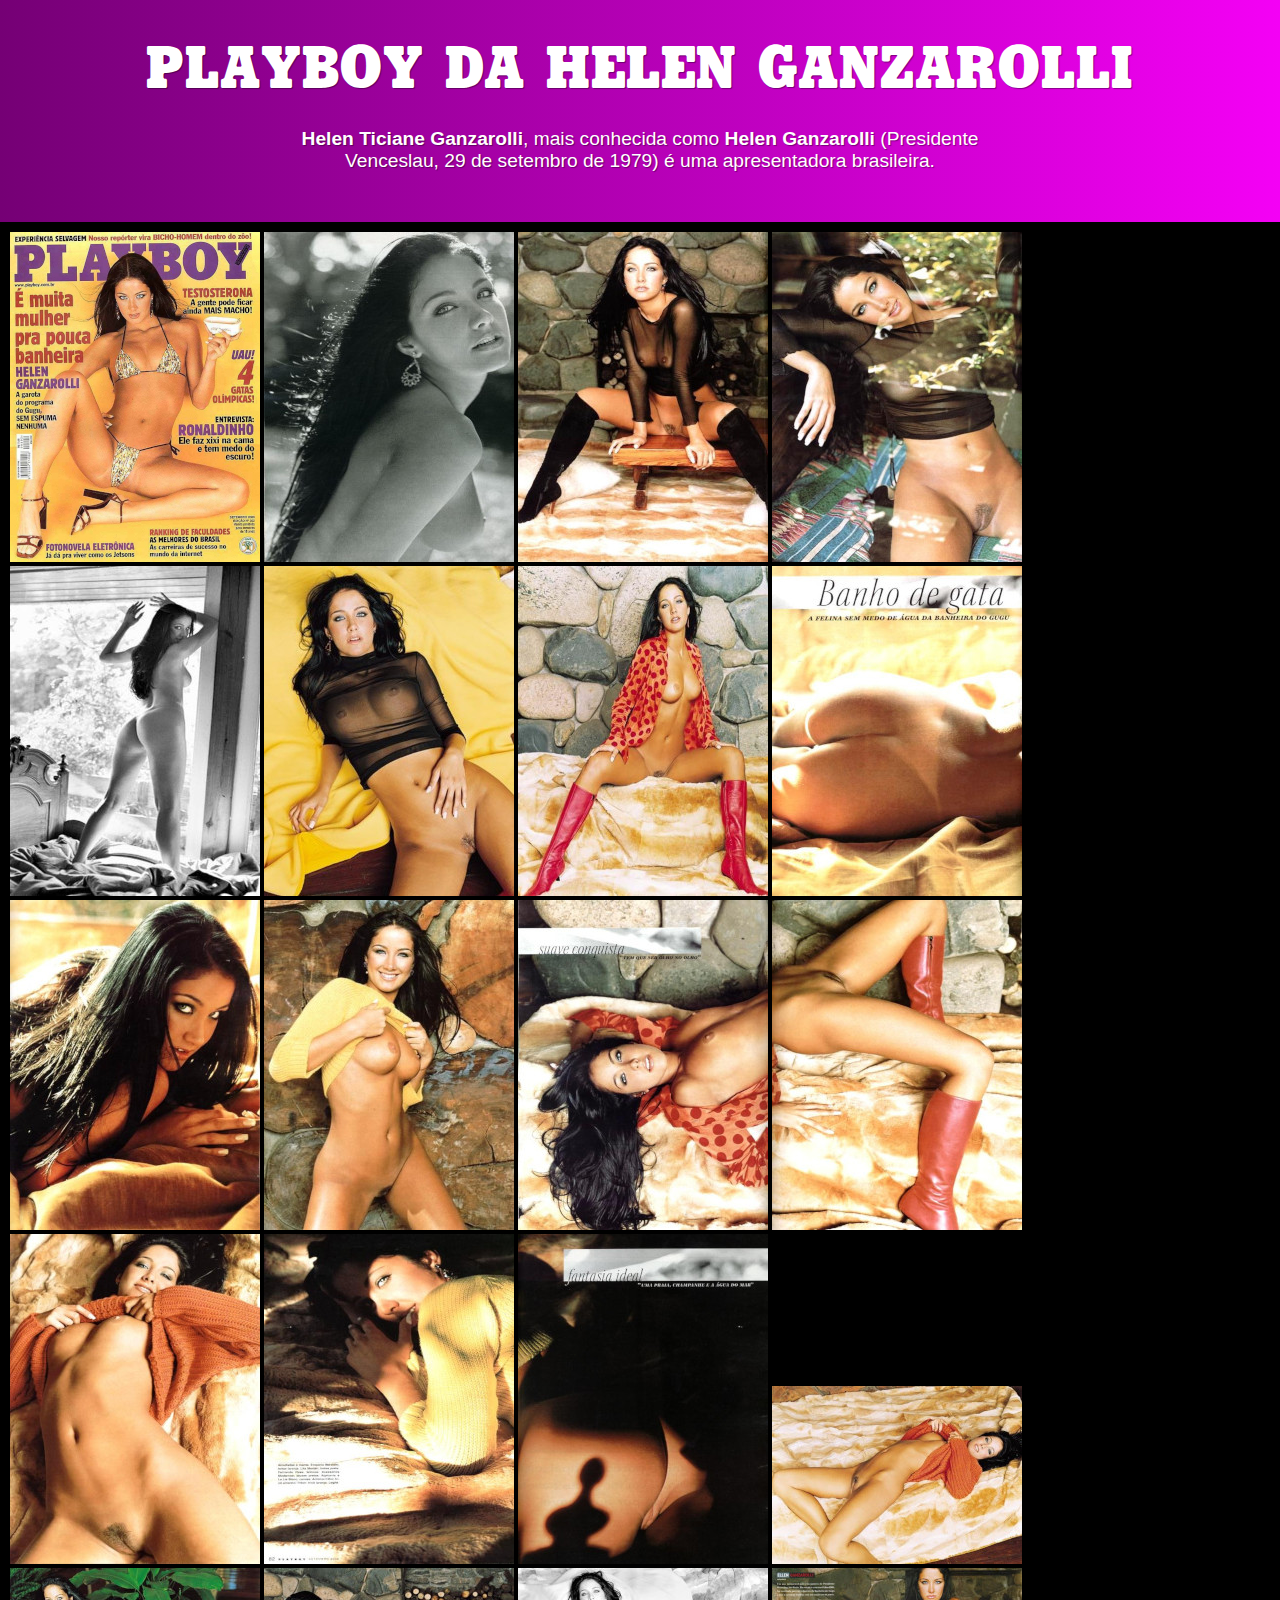
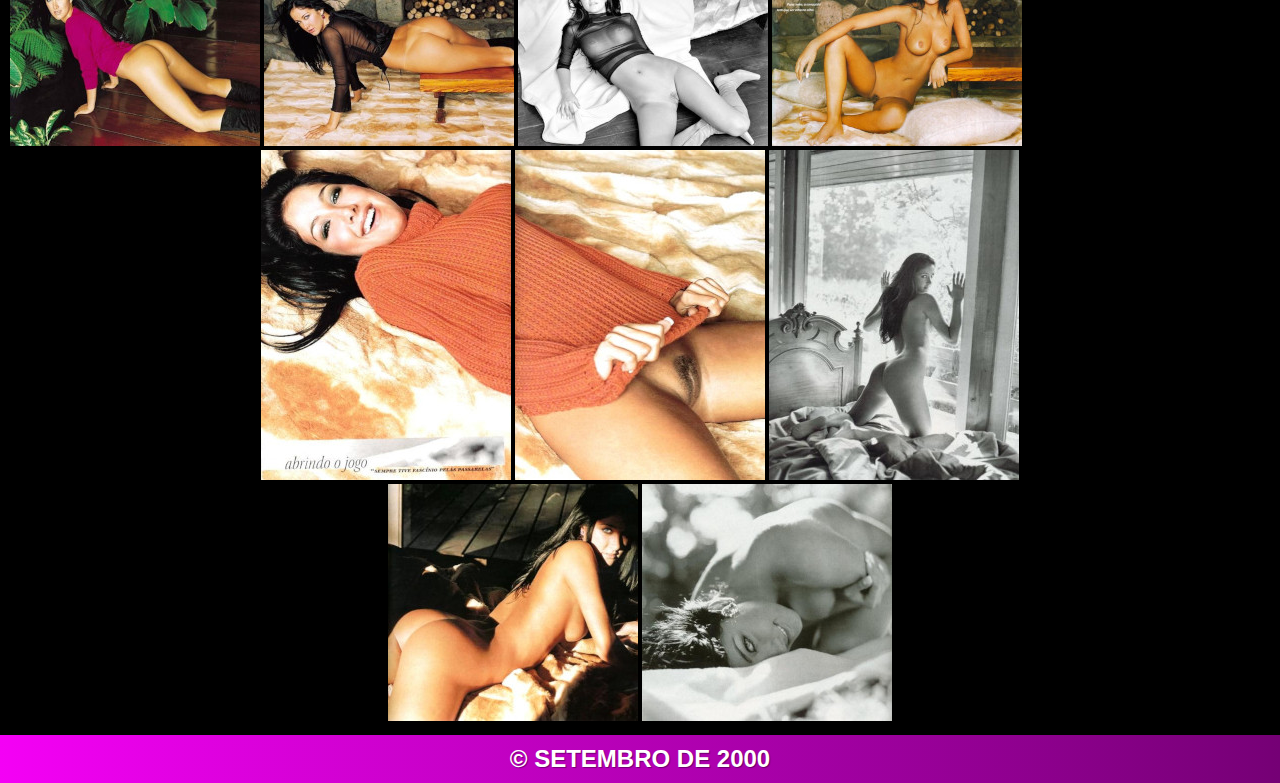
<file: index.html>
<!DOCTYPE html>
<html lang="pt-br">
<head>
    <meta charset="UTF-8">
    <meta http-equiv="X-UA-Compatible" content="IE=edge">
    <meta name="viewport" content="width=device-width, initial-scale=1.0">
    <link rel="shortcut icon" href="imagens/logo.ico" type="image/x-icon">
    <link rel="stylesheet" href="css/style.css">
    <title>Playboy da Helen Ganzarolli</title>
</head>
<body>
    <header>
        <h1>PLAYBOY DA HELEN GANZAROLLI</h1>
        <p><strong>Helen Ticiane Ganzarolli</strong>, mais conhecida como <strong>Helen Ganzarolli</strong> (Presidente Venceslau, 29 de setembro de 1979) é uma apresentadora brasileira.</p>
    </header>
    <main>
        <a href="foto 1.html" target="_blank"><img src="imagens/Foto 001.jpg" alt="Foto 1"></a>
        <a href="foto 2.html" target="_blank"><img src="imagens/Foto 002.jpg" alt="Foto 2"></a>
        <a href="foto 3.html" target="_blank"><img src="imagens/Foto 003.jpg" alt="Foto 3"></a>
        <a href="foto 4.html" target="_blank"><img src="imagens/Foto 004.jpg" alt="Foto 4"></a>
        <a href="foto 5.html" target="_blank"><img src="imagens/Foto 005.jpg" alt="Foto 5"></a>
        <a href="foto 6.html" target="_blank"><img src="imagens/Foto 006.jpg" alt="Foto 6"></a>
        <a href="foto 7.html" target="_blank"><img src="imagens/Foto 007.jpg" alt="Foto 7"></a>
        <a href="foto 8.html" target="_blank"><img src="imagens/Foto 008.jpg" alt="Foto 8"></a>
        <a href="foto 9.html" target="_blank"><img src="imagens/Foto 009.jpg" alt="Foto 9"></a>
        <a href="foto 10.html" target="_blank"><img src="imagens/Foto 010.jpg" alt="Foto 10"></a>
        <a href="foto 11.html" target="_blank"><img src="imagens/Foto 011.jpg" alt="Foto 11"></a>
        <a href="foto 12.html" target="_blank"><img src="imagens/Foto 012.jpg" alt="Foto 12"></a>
        <a href="foto 13.html" target="_blank"><img src="imagens/Foto 013.jpg" alt="Foto 13"></a>
        <a href="foto 14.html" target="_blank"><img src="imagens/Foto 014.jpg" alt="Foto 14"></a>
        <a href="foto 15.html" target="_blank"><img src="imagens/Foto 015.jpg" alt="Foto 15"></a>
        <a href="foto 16.html" target="_blank"><img src="imagens/Foto 016.jpg" alt="Foto 16"></a>
        <a href="foto 17.html" target="_blank"><img src="imagens/Foto 017.jpg" alt="Foto 17"></a>
        <a href="foto 18.html" target="_blank"><img src="imagens/Foto 018.jpg" alt="Foto 18"></a>
        <a href="foto 19.html" target="_blank"><img src="imagens/Foto 019.jpg" alt="Foto 19"></a>
        <a href="foto 20.html" target="_blank"><img src="imagens/Foto 020.jpg" alt="Foto 20"></a>
        <div class="separacao1">
            <a href="foto 21.html" target="_blank"><img src="imagens/Foto 021.jpg" alt="Foto 21"></a>
            <a href="foto 22.html" target="_blank"><img src="imagens/Foto 022.jpg" alt="Foto 22"></a>
            <a href="foto 23.html" target="_blank"><img src="imagens/Foto 023.jpg" alt="Foto 22"></a>
        </div>
        <div class="separacao2">
            <a href="foto 24.html" target="_blank"><img src="imagens/Foto 024.jpg" alt="Foto 22"></a>
            <a href="foto 25.html" target="_blank"><img src="imagens/Foto 025.jpg" alt="Foto 22"></a>
        </div>
    </main>
    <footer>
        <p>&#169; SETEMBRO DE 2000</p>
    </footer>
</body>
</html>
</file>
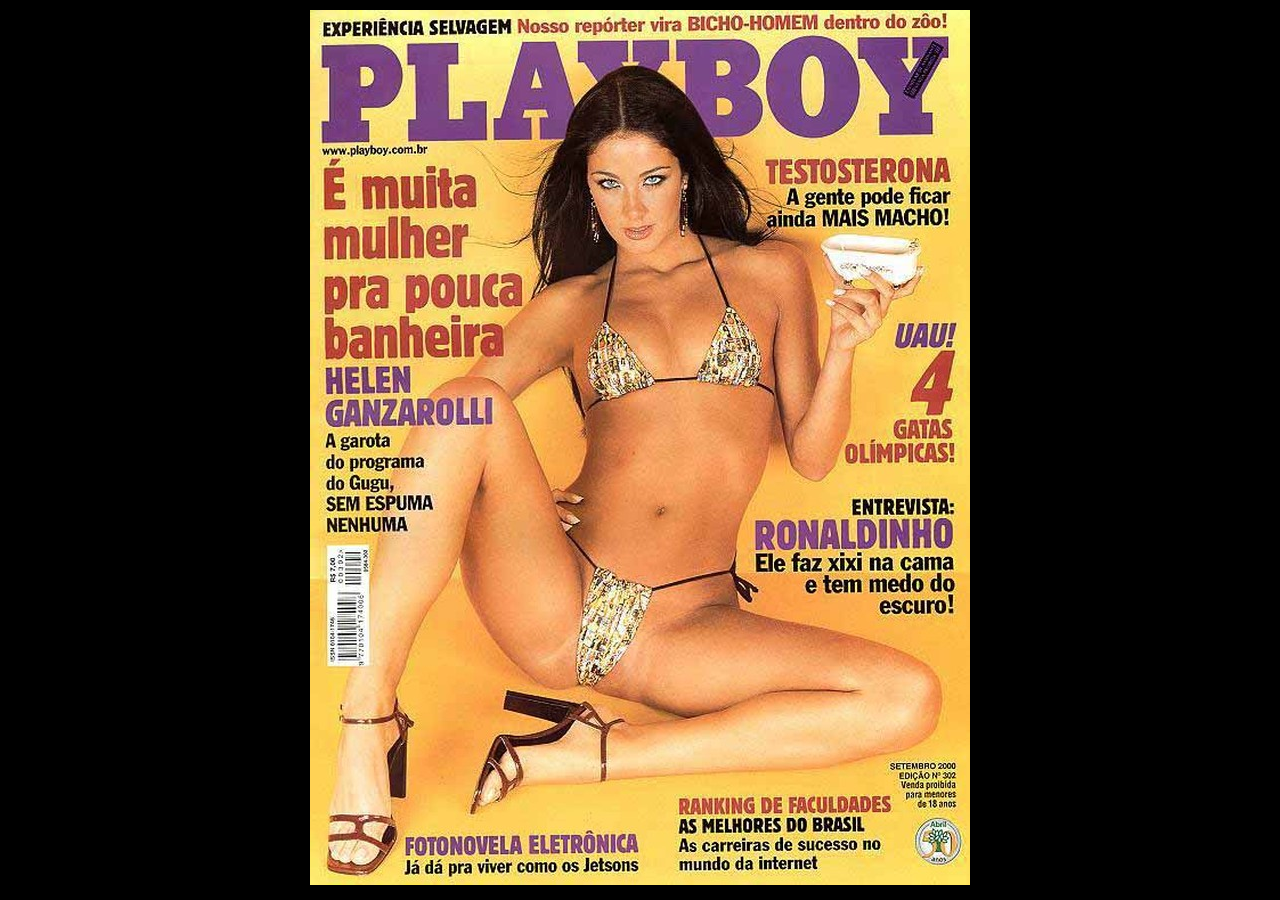
<file: foto 1.html>
<!DOCTYPE html>
<html lang="pt-br">
<head>
    <meta charset="UTF-8">
    <meta http-equiv="X-UA-Compatible" content="IE=edge">
    <meta name="viewport" content="width=device-width, initial-scale=1.0">
    <link rel="shortcut icon" href="imagens/logo.ico" type="image/x-icon">
    <link rel="stylesheet" href="css/style.css">
    <title>Foto 1</title>
</head>
<body>
    <main>
        <img src="imagens/Foto 01.jpg" class="imagem" alt="Foto 1">
    </main>
</body>
</html>
</file>
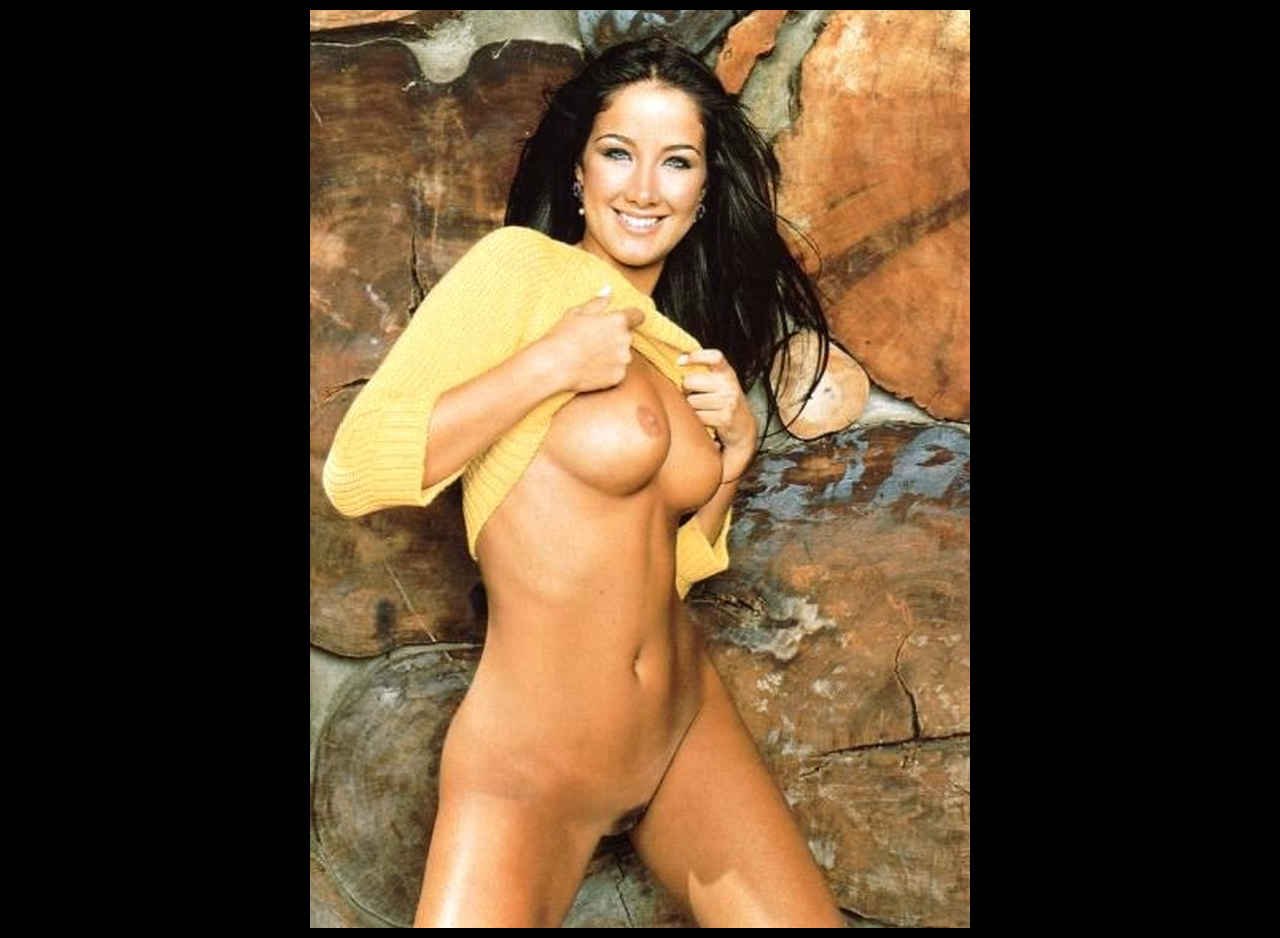
<file: foto 10.html>
<!DOCTYPE html>
<html lang="pt-br">
<head>
    <meta charset="UTF-8">
    <meta http-equiv="X-UA-Compatible" content="IE=edge">
    <meta name="viewport" content="width=device-width, initial-scale=1.0">
    <link rel="shortcut icon" href="imagens/logo.ico" type="image/x-icon">
    <link rel="stylesheet" href="css/style.css">
    <title>Foto 10</title>
</head>
<body>
    <main>
        <img src="imagens/Foto 10.jpg" class="imagem" alt="Foto 10">
    </main>
</body>
</html10
</file>
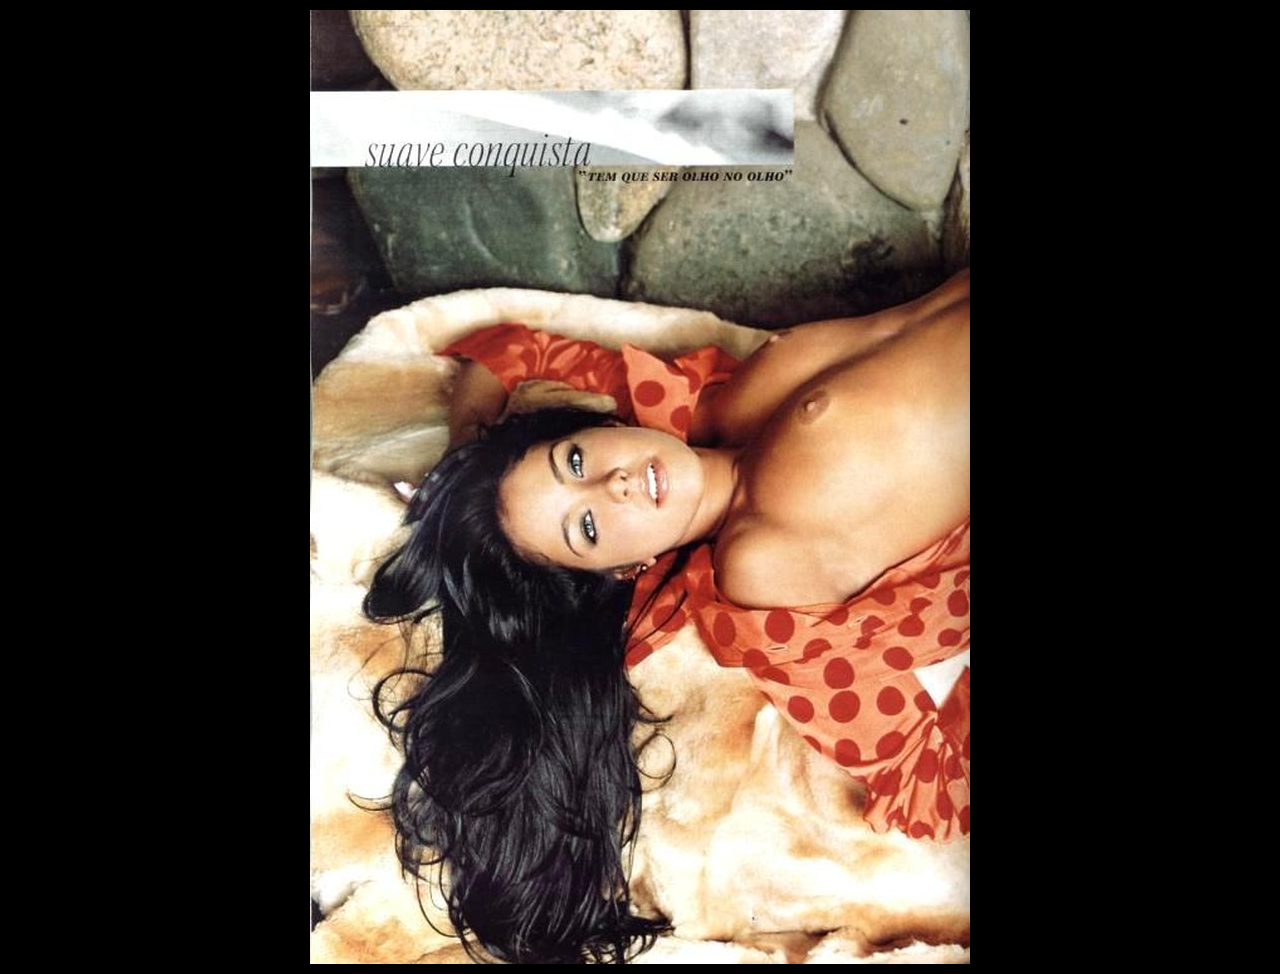
<file: foto 11.html>
<!DOCTYPE html>
<html lang="pt-br">
<head>
    <meta charset="UTF-8">
    <meta http-equiv="X-UA-Compatible" content="IE=edge">
    <meta name="viewport" content="width=device-width, initial-scale=1.0">
    <link rel="shortcut icon" href="imagens/logo.ico" type="image/x-icon">
    <link rel="stylesheet" href="css/style.css">
    <title>Foto 11</title>
</head>
<body>
    <main>
        <img src="imagens/Foto 11.jpg" class="imagem" alt="Foto 11">
    </main>
</body>
</html>
</file>
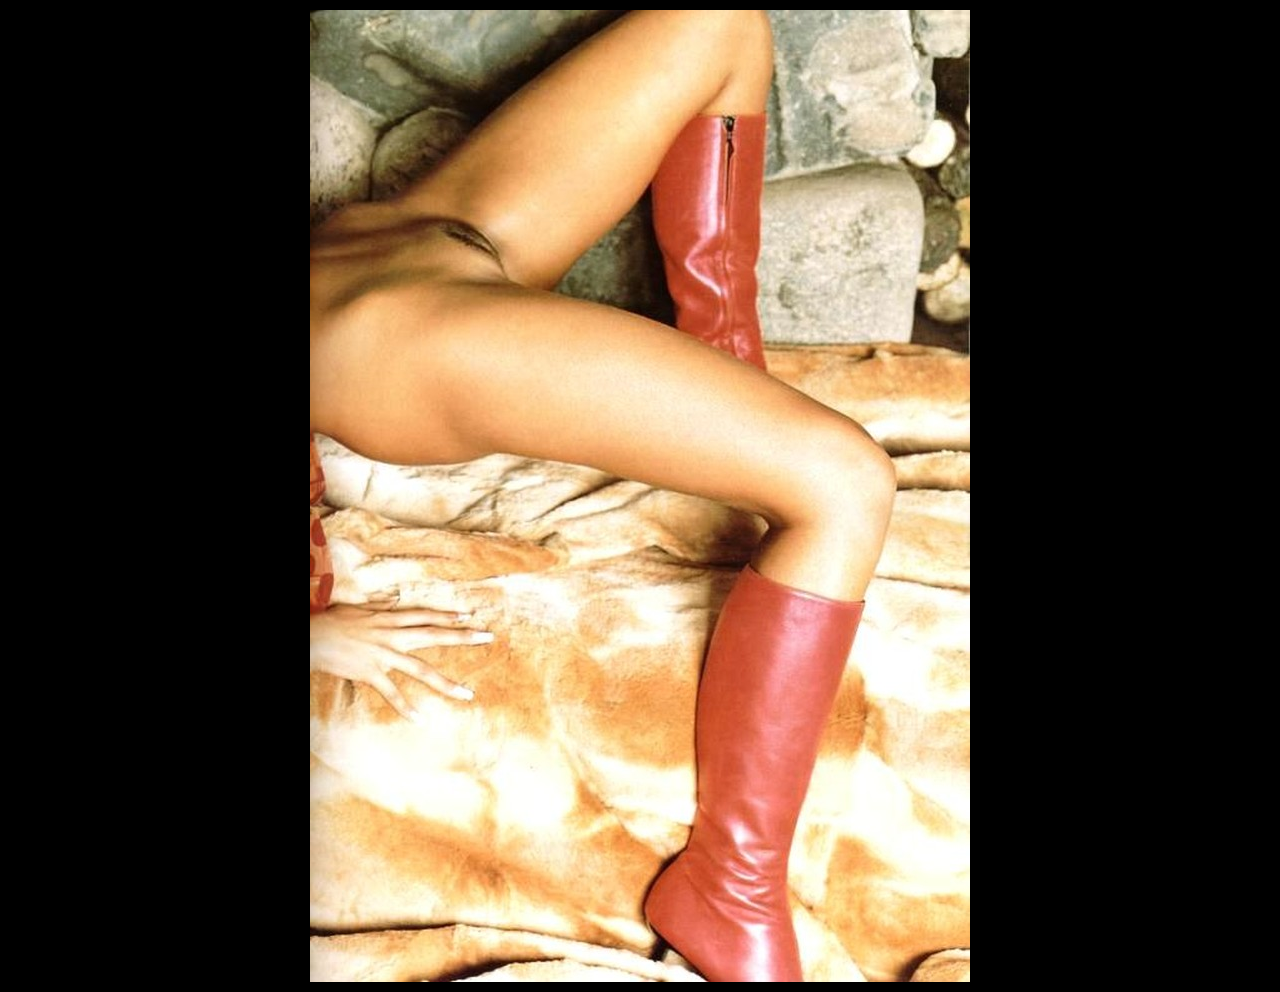
<file: foto 12.html>
<!DOCTYPE html>
<html lang="pt-br">
<head>
    <meta charset="UTF-8">
    <meta http-equiv="X-UA-Compatible" content="IE=edge">
    <meta name="viewport" content="width=device-width, initial-scale=1.0">
    <link rel="shortcut icon" href="imagens/logo.ico" type="image/x-icon">
    <link rel="stylesheet" href="css/style.css">
    <title>Foto 12</title>
</head>
<body>
    <main>
        <img src="imagens/Foto 12.jpg" class="imagem" alt="Foto 12">
    </main>
</body>
</html>
</file>
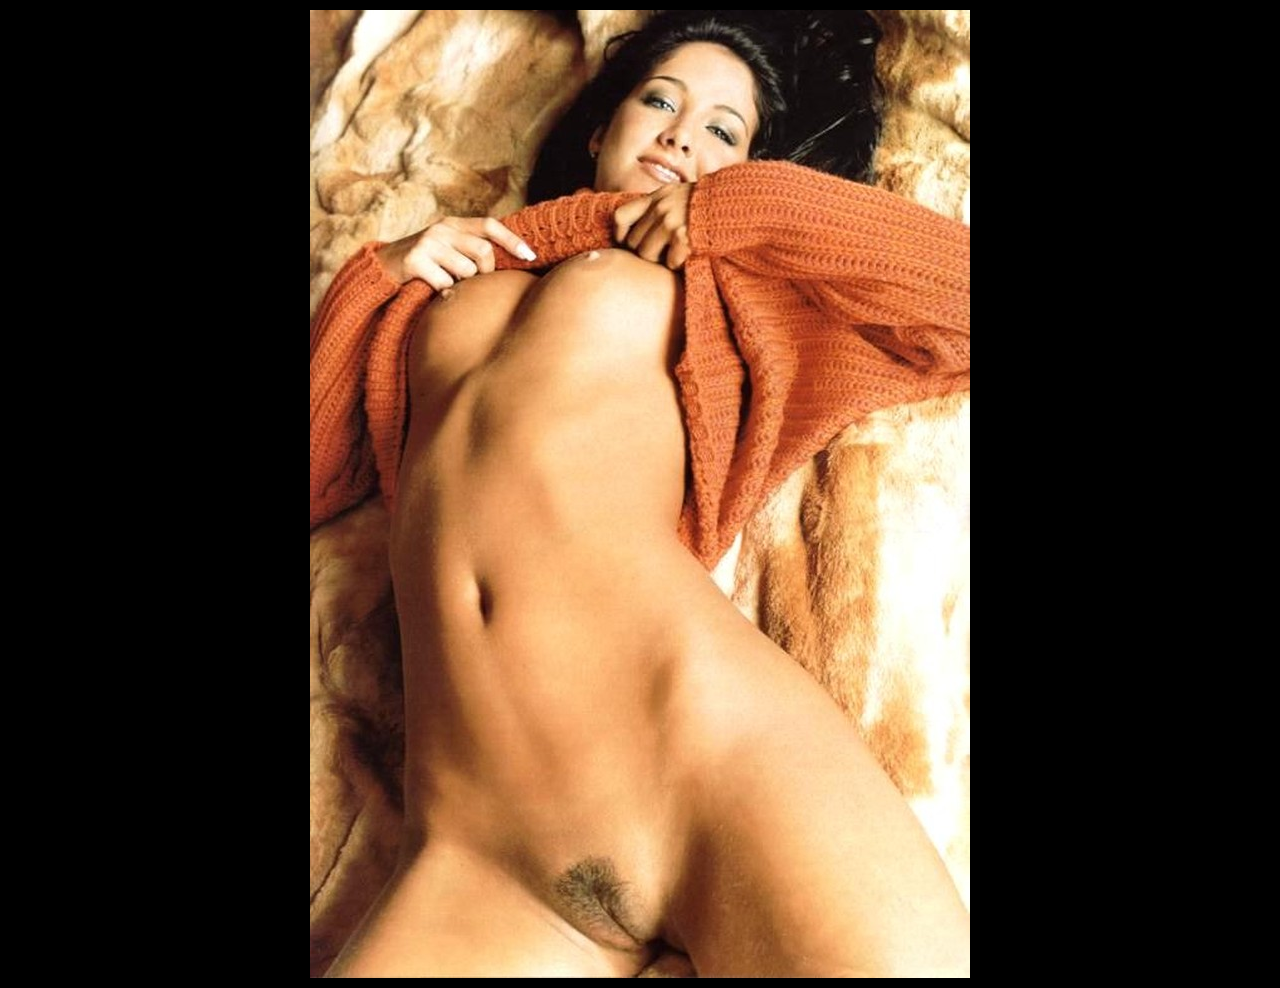
<file: foto 13.html>
<!DOCTYPE html>
<html lang="pt-br">
<head>
    <meta charset="UTF-8">
    <meta http-equiv="X-UA-Compatible" content="IE=edge">
    <meta name="viewport" content="width=device-width, initial-scale=1.0">
    <link rel="shortcut icon" href="imagens/logo.ico" type="image/x-icon">
    <link rel="stylesheet" href="css/style.css">
    <title>Foto 13</title>
</head>
<body>
    <main>
        <img src="imagens/Foto 13.jpg" class="imagem" alt="Foto 13">
    </main>
</body>
</html3
</file>
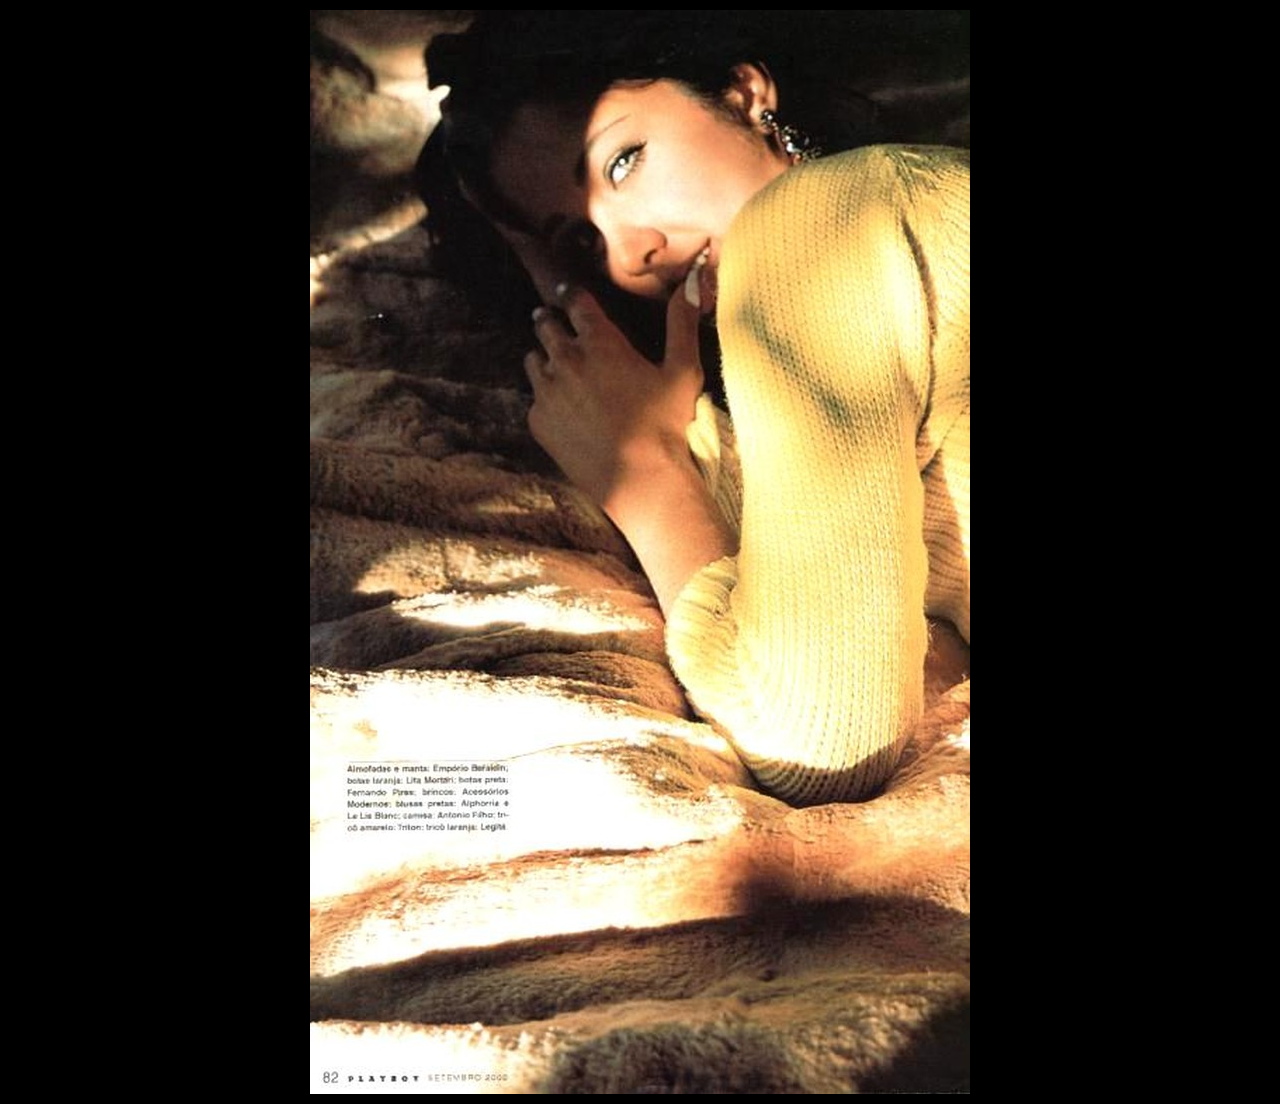
<file: foto 14.html>
<!DOCTYPE html>
<html lang="pt-br">
<head>
    <meta charset="UTF-8">
    <meta http-equiv="X-UA-Compatible" content="IE=edge">
    <meta name="viewport" content="width=device-width, initial-scale=1.0">
    <link rel="shortcut icon" href="imagens/logo.ico" type="image/x-icon">
    <link rel="stylesheet" href="css/style.css">
    <title>Foto 14</title>
</head>
<body>
    <main>
        <img src="imagens/Foto 14.jpg" class="imagem" alt="Foto 14">
    </main>
</body>
</html4
</file>
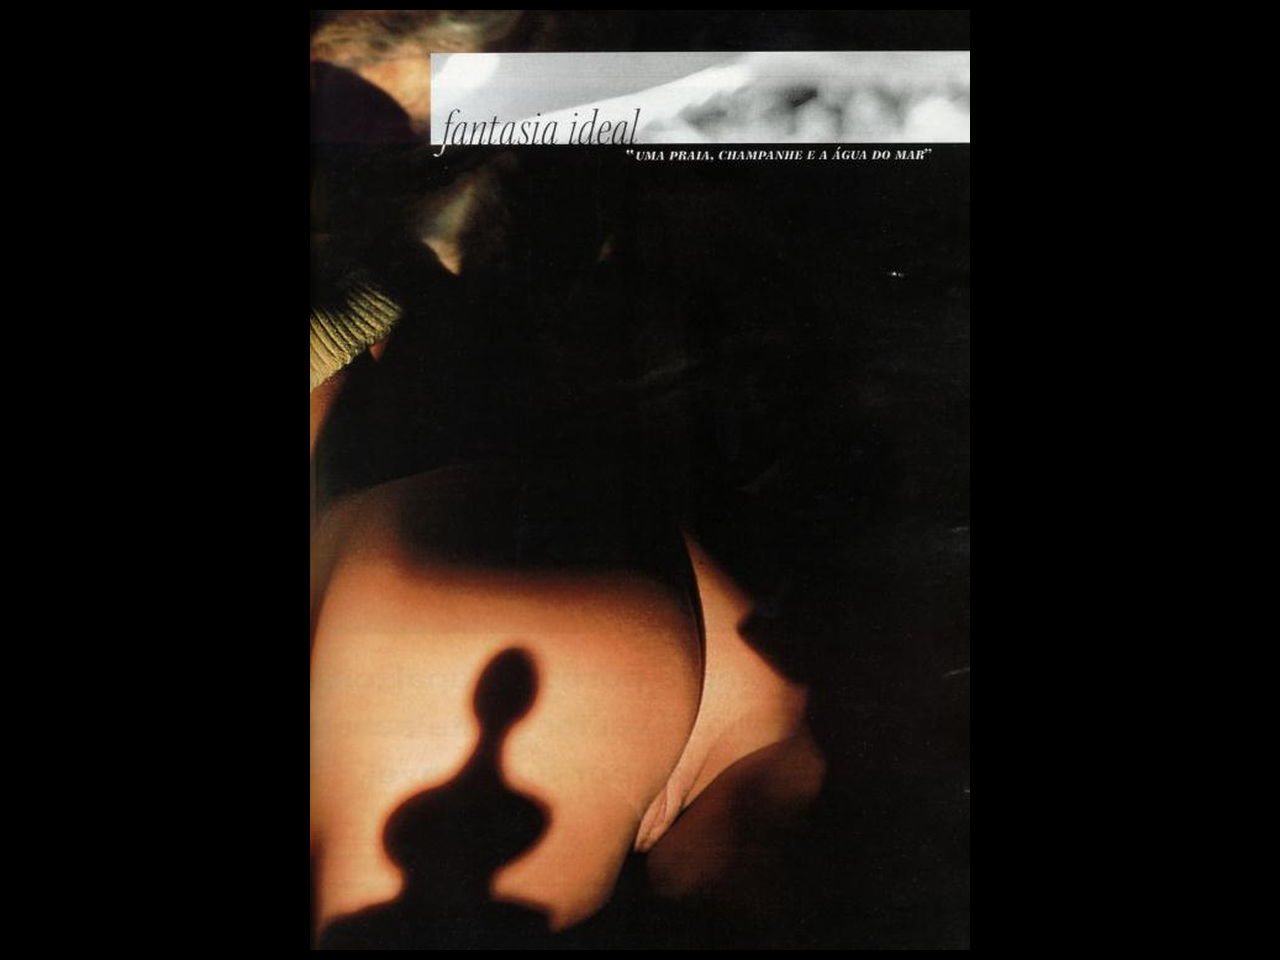
<file: foto 15.html>
<!DOCTYPE html>
<html lang="pt-br">
<head>
    <meta charset="UTF-8">
    <meta http-equiv="X-UA-Compatible" content="IE=edge">
    <meta name="viewport" content="width=device-width, initial-scale=1.0">
    <link rel="shortcut icon" href="imagens/logo.ico" type="image/x-icon">
    <link rel="stylesheet" href="css/style.css">
    <title>Foto 15</title>
</head>
<body>
    <main>
        <img src="imagens/Foto 15.jpg" class="imagem" alt="Foto 15">
    </main>
</body>
</html5
</file>
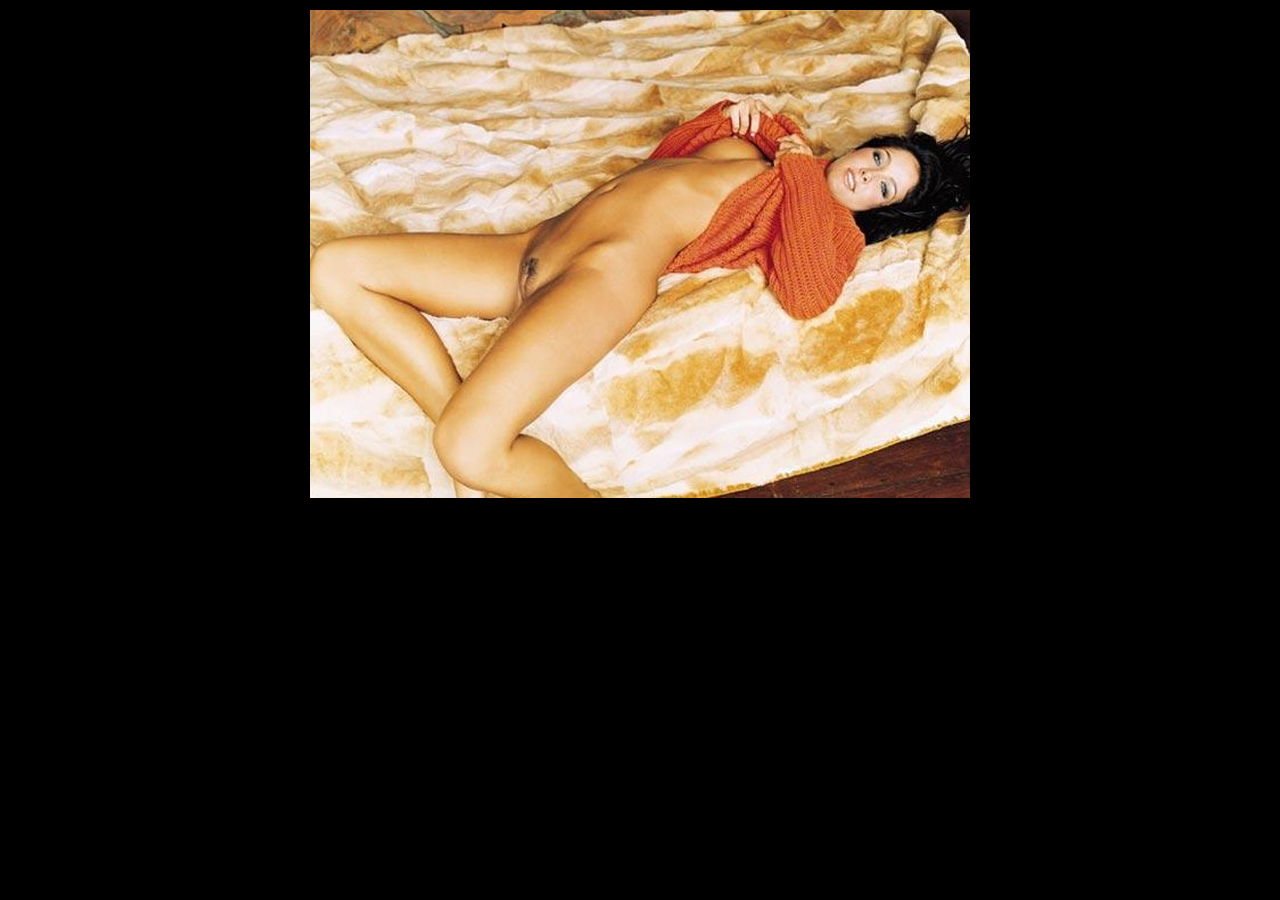
<file: foto 16.html>
<!DOCTYPE html>
<html lang="pt-br">
<head>
    <meta charset="UTF-8">
    <meta http-equiv="X-UA-Compatible" content="IE=edge">
    <meta name="viewport" content="width=device-width, initial-scale=1.0">
    <link rel="shortcut icon" href="imagens/logo.ico" type="image/x-icon">
    <link rel="stylesheet" href="css/style.css">
    <title>Foto 16</title>
</head>
<body>
    <main>
        <img src="imagens/Foto 16.jpg" class="imagem" alt="Foto 16">
    </main>
</body>
</html6
</file>
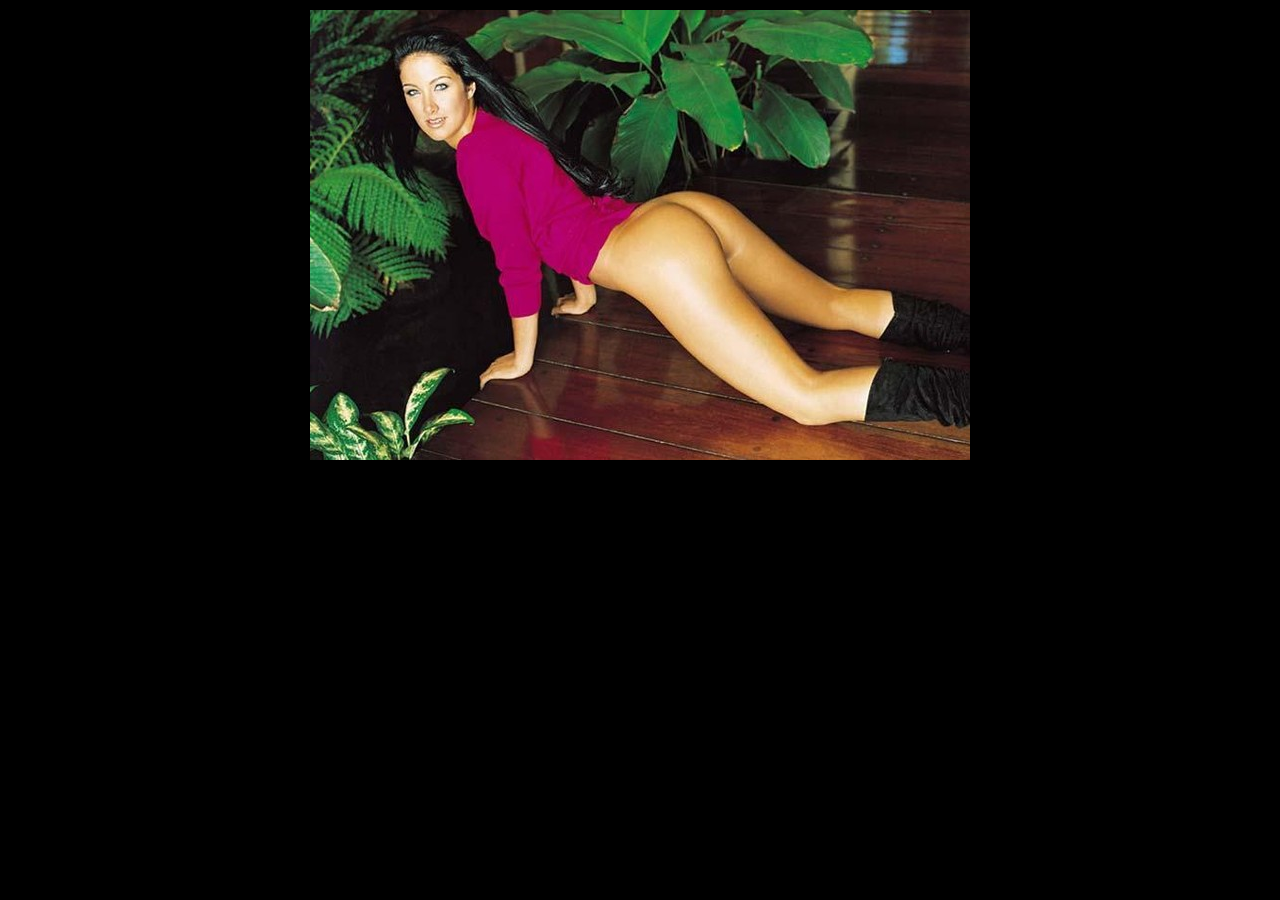
<file: foto 17.html>
<!DOCTYPE html>
<html lang="pt-br">
<head>
    <meta charset="UTF-8">
    <meta http-equiv="X-UA-Compatible" content="IE=edge">
    <meta name="viewport" content="width=device-width, initial-scale=1.0">
    <link rel="shortcut icon" href="imagens/logo.ico" type="image/x-icon">
    <link rel="stylesheet" href="css/style.css">
    <title>Foto 17</title>
</head>
<body>
    <main>
        <img src="imagens/Foto 17.jpg" class="imagem" alt="Foto 17">
    </main>
</body>
</html7
</file>
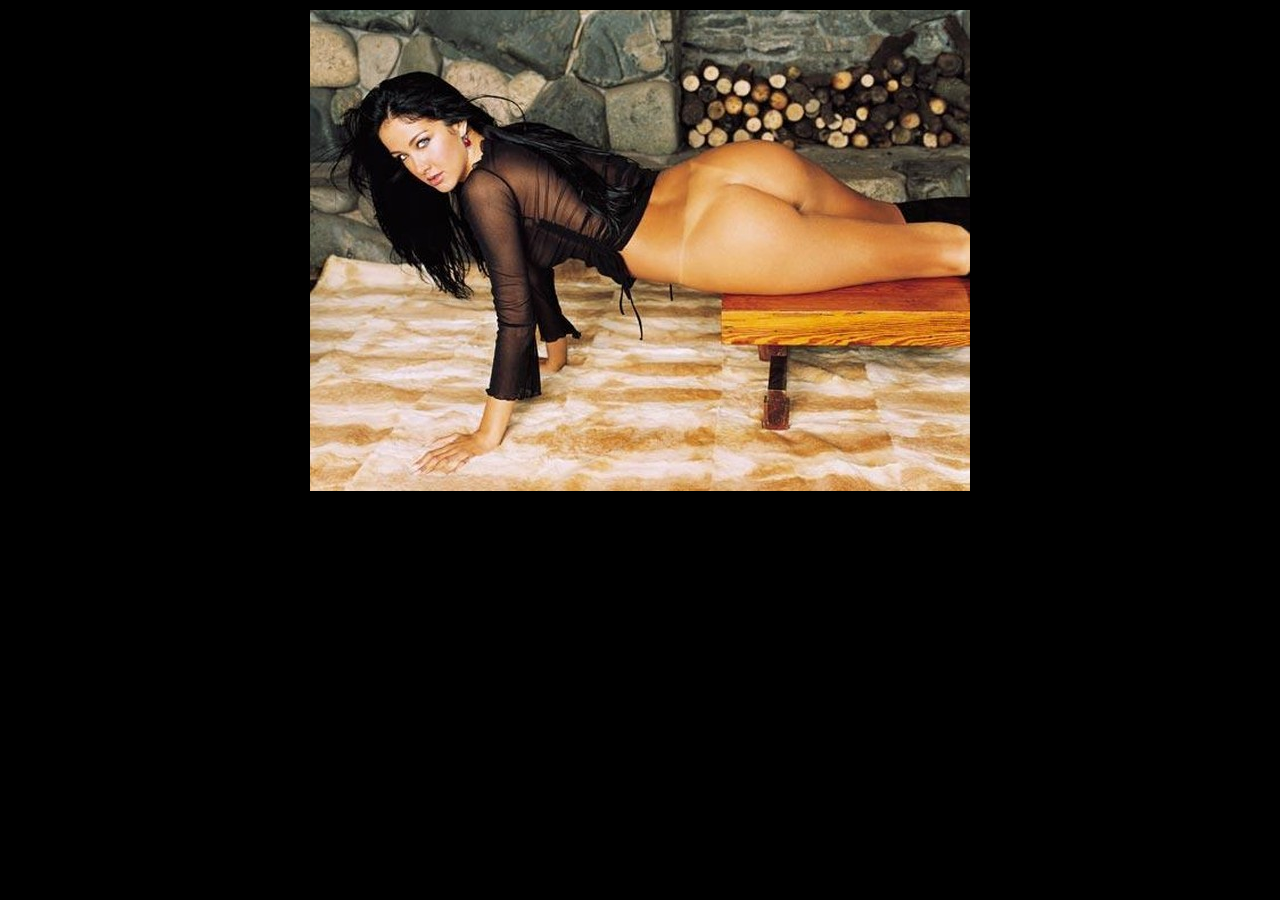
<file: foto 18.html>
<!DOCTYPE html>
<html lang="pt-br">
<head>
    <meta charset="UTF-8">
    <meta http-equiv="X-UA-Compatible" content="IE=edge">
    <meta name="viewport" content="width=device-width, initial-scale=1.0">
    <link rel="shortcut icon" href="imagens/logo.ico" type="image/x-icon">
    <link rel="stylesheet" href="css/style.css">
    <title>Foto 18</title>
</head>
<body>
    <main>
        <img src="imagens/Foto 18.jpg" class="imagem" alt="Foto 18">
    </main>
</body>
</html8
</file>
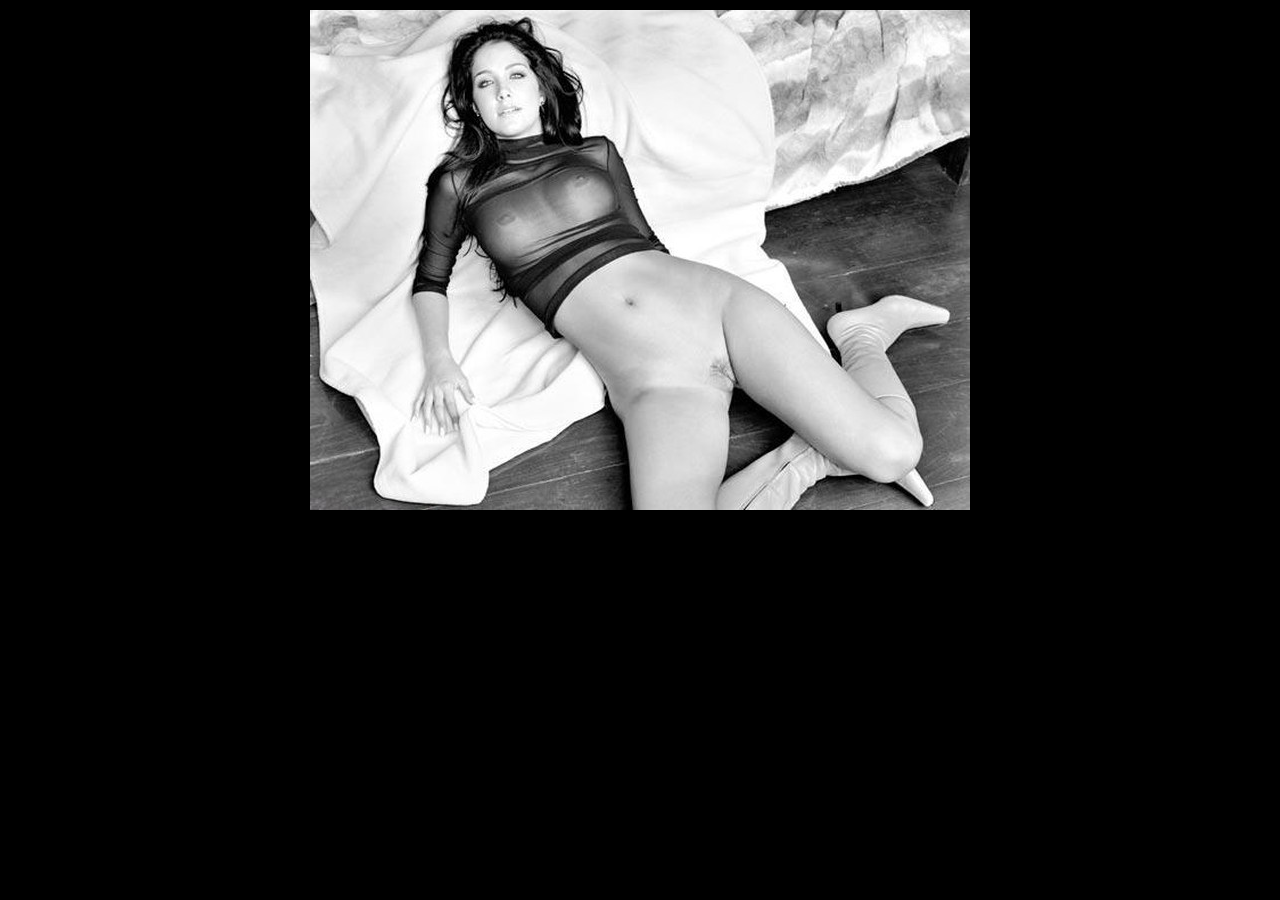
<file: foto 19.html>
<!DOCTYPE html>
<html lang="pt-br">
<head>
    <meta charset="UTF-8">
    <meta http-equiv="X-UA-Compatible" content="IE=edge">
    <meta name="viewport" content="width=device-width, initial-scale=1.0">
    <link rel="shortcut icon" href="imagens/logo.ico" type="image/x-icon">
    <link rel="stylesheet" href="css/style.css">
    <title>Foto 19</title>
</head>
<body>
    <main>
        <img src="imagens/Foto 19.jpg" class="imagem" alt="Foto 19">
    </main>
</body>
</html9
</file>
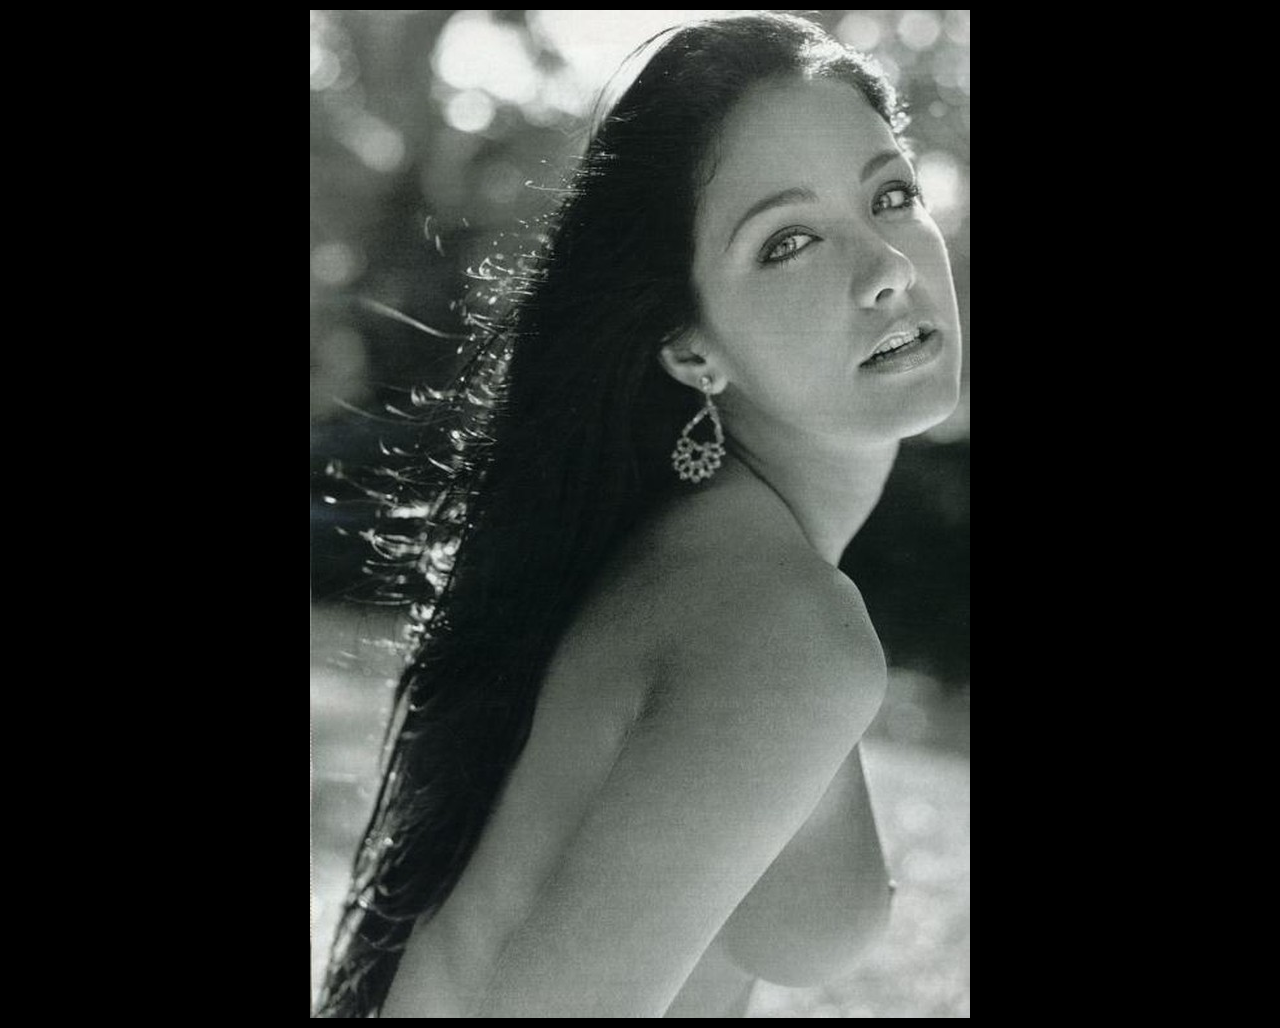
<file: foto 2.html>
<!DOCTYPE html>
<html lang="pt-br">
<head>
    <meta charset="UTF-8">
    <meta http-equiv="X-UA-Compatible" content="IE=edge">
    <meta name="viewport" content="width=device-width, initial-scale=1.0">
    <link rel="shortcut icon" href="imagens/logo.ico" type="image/x-icon">
    <link rel="stylesheet" href="css/style.css">
    <title>Foto 2</title>
</head>
<body>
    <main>
        <img src="imagens/Foto 02.jpg" class="imagem" alt="Foto 2">
    </main>
</body>
</html>
</file>
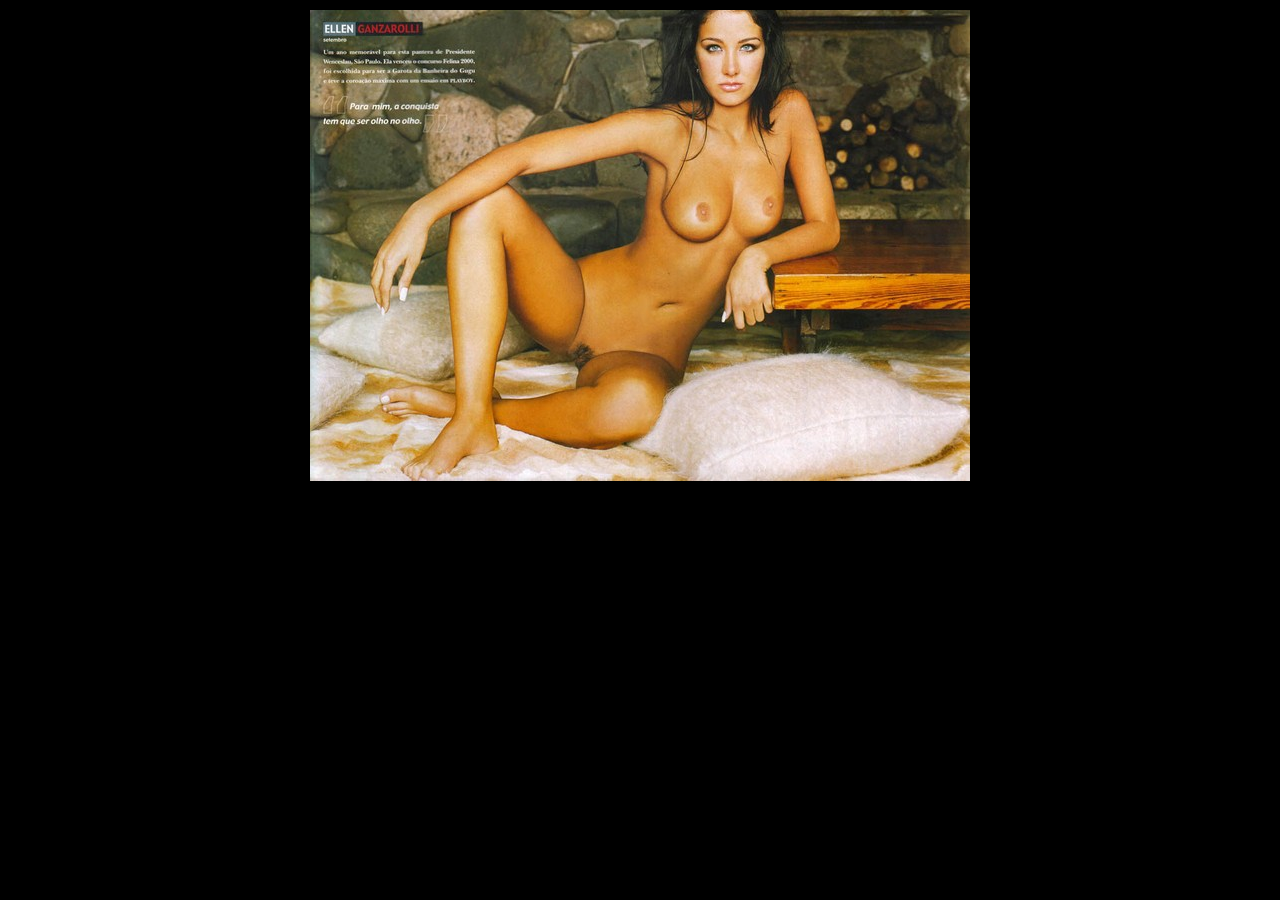
<file: foto 20.html>
<!DOCTYPE html>
<html lang="pt-br">
<head>
    <meta charset="UTF-8">
    <meta http-equiv="X-UA-Compatible" content="IE=edge">
    <meta name="viewport" content="width=device-width, initial-scale=1.0">
    <link rel="shortcut icon" href="imagens/logo.ico" type="image/x-icon">
    <link rel="stylesheet" href="css/style.css">
    <title>Foto 20</title>
</head>
<body>
    <main>
        <img src="imagens/Foto 20.jpg" class="imagem" alt="Foto 20">
    </main>
</body>
</html>
</file>
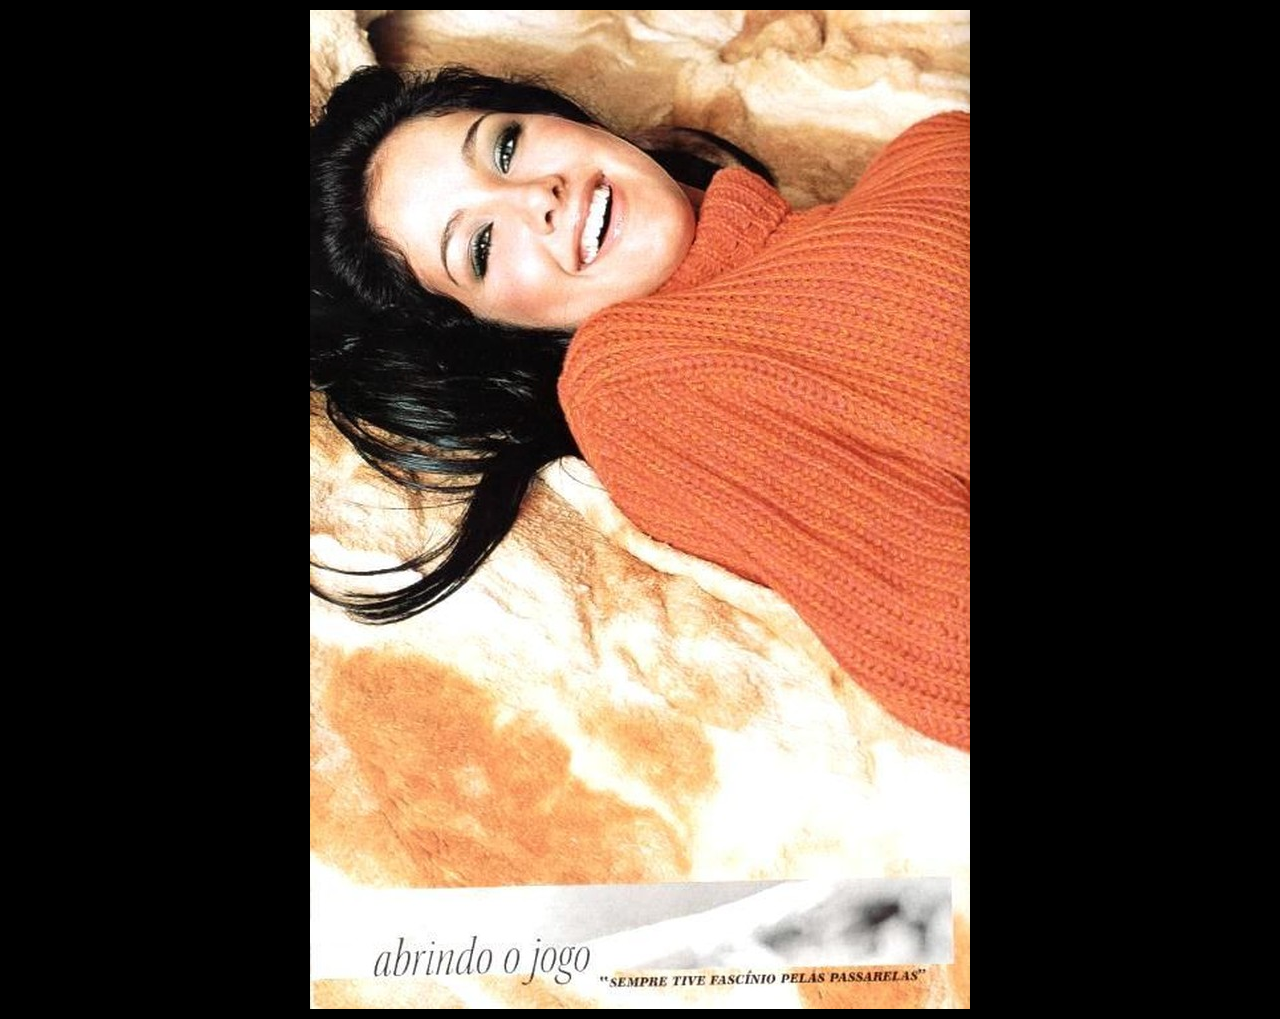
<file: foto 21.html>
<!DOCTYPE html>
<html lang="pt-br">
<head>
    <meta charset="UTF-8">
    <meta http-equiv="X-UA-Compatible" content="IE=edge">
    <meta name="viewport" content="width=device-width, initial-scale=1.0">
    <link rel="shortcut icon" href="imagens/logo.ico" type="image/x-icon">
    <link rel="stylesheet" href="css/style.css">
    <title>Foto 21</title>
</head>
<body>
    <main>
        <img src="imagens/Foto 21.jpg" class="imagem" alt="Foto 21">
    </main>
</body>
</html>
</file>
<file: css/style.css>
@charset "UTF-8";

@font-face {
    font-family: 'Carerra Jones';
    src: url(../fontes/Carerra-Jones.otf) format('opentype');
}

:root {
    --cor1: #750075;
    --cor2: #F74AF7;
    --cor3: #F401F5;
    --cor4: #752375;
    --cor5: #C200C2;
}

* {
    margin: 0px;
    padding: 0px;
}

body {
    background-color: black;
}

header {
    background-image: linear-gradient(to right, var(--cor1), var(--cor3));
    max-width: 1366px;
    padding: 50px;
}

header > h1 {
    font-family: 'Carerra Jones';
    font-weight: normal;
    font-size: 3em;
    color: white;
    margin: auto;
    text-align: center;
    text-shadow: 1px 1px 1px rgba(0, 0, 0, 0.384);
}

header > p {
    color: white;
    font-family: Arial, Helvetica, sans-serif;
    font-size: 1.2em;
    margin: auto;
    text-align: center;
    max-width: 700px;
    padding-top: 30px;
    text-shadow: 1px 1px 1px rgba(0, 0, 0, 0.384);
}

main {
    max-width: 1270px;
    margin: auto;
    padding: 10px;
}

main a:hover {
    background-color: var(--cor2);
    transition-duration: 0.5s;
}

div.separacao1 {
    max-width: 758px;
    margin: auto;
}   

div.separacao2 {
    max-width: 504px;
    margin: auto;
}

footer {
    background-image: linear-gradient(to left, var(--cor1), var(--cor3));
    padding: 10px;
}

footer > p {
    font-family: Arial, Helvetica, sans-serif;
    font-size: 1.5em;
    font-weight: bold;
    color: white;
    text-align: center;
    text-shadow: 1px 1px 1px rgba(0, 0, 0, 0.384);
}

.imagem {
    margin: auto;
    display: block;
}
</file>
